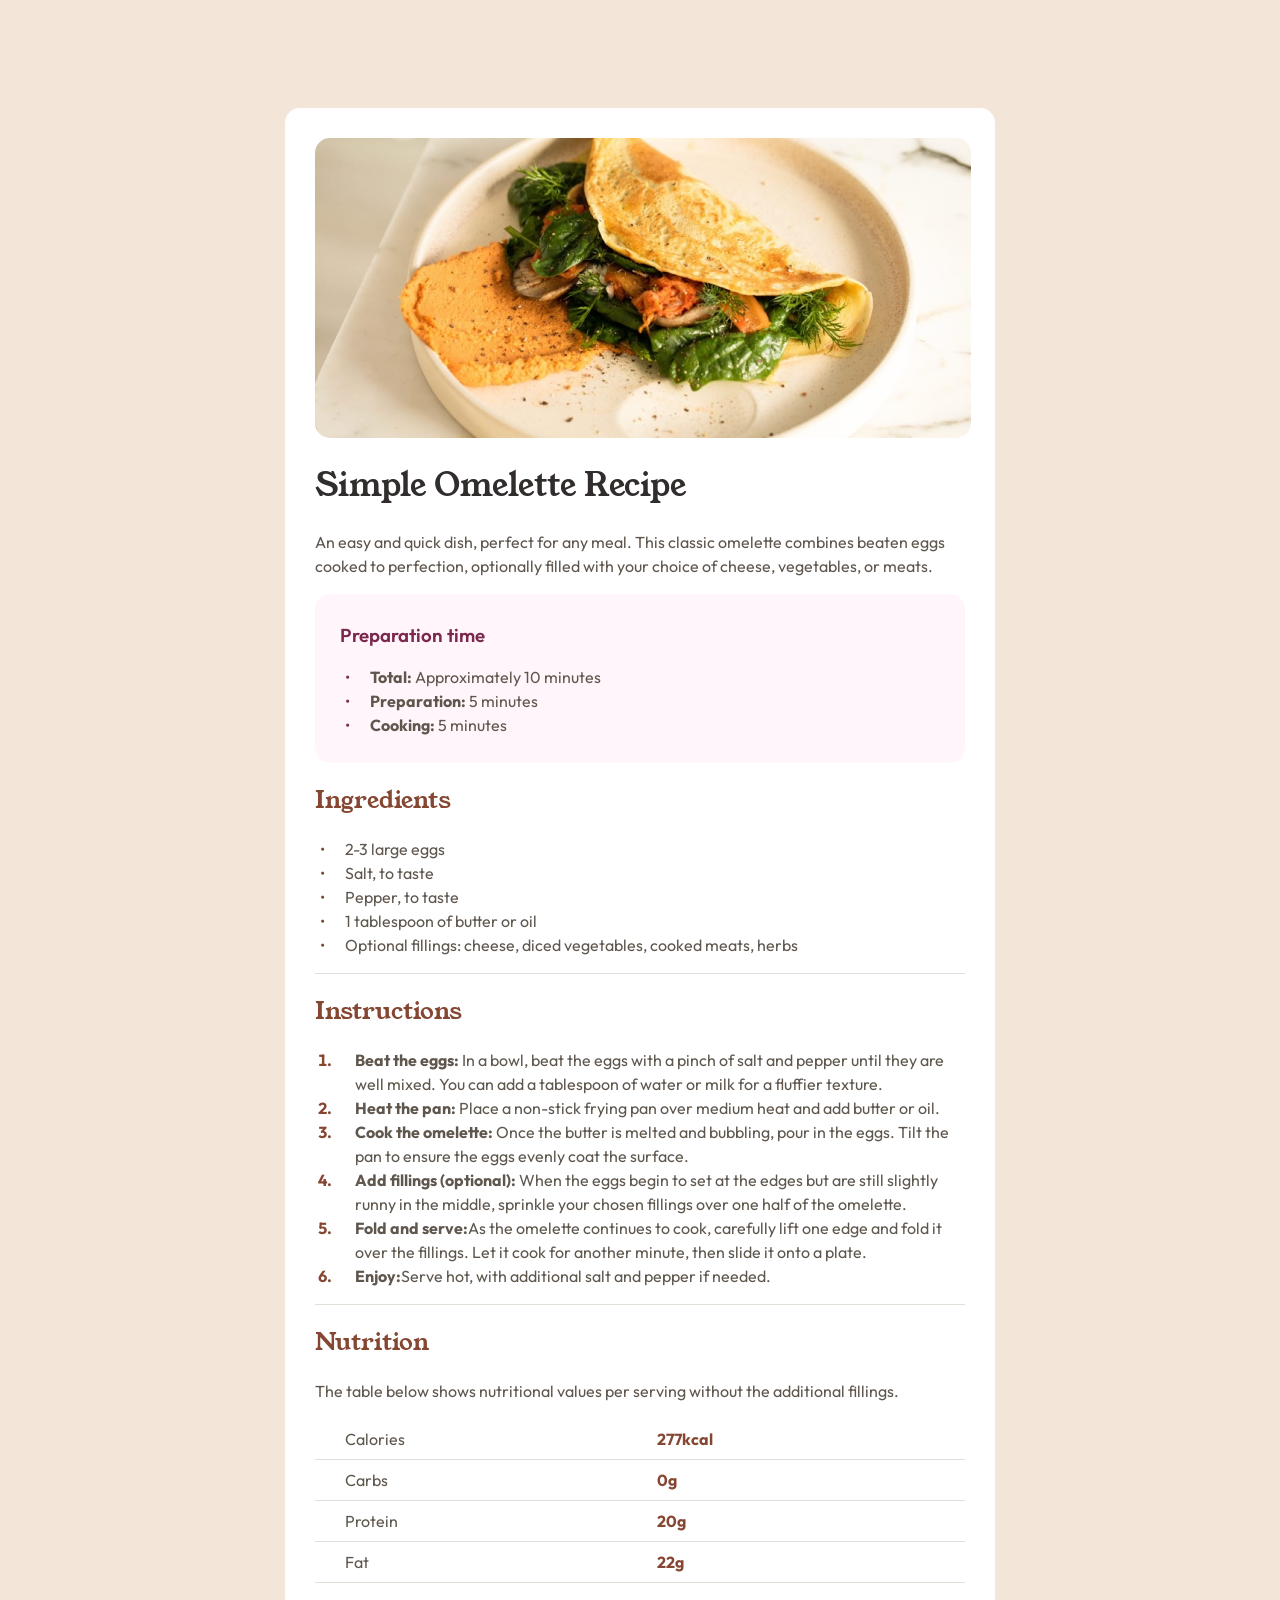
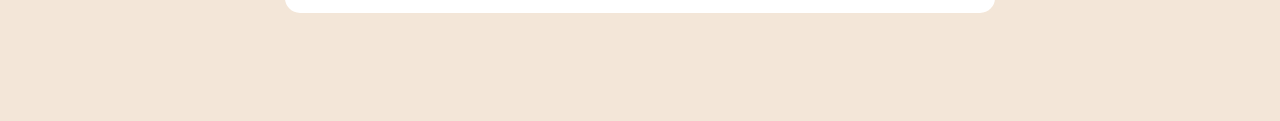
<file: index.html>
<!DOCTYPE html>
<html>
    <head>
        <title>Recipe Page</title>
        <link href="https://fonts.google.com/specimen/Young+Serif" rel="stylesheet">
        <link rel="stylesheet" href="recipepage.css">
    </head>
    <body>
    <main>
            <img src="image-omelette.jpeg" alt="Omelette">
            <h1>Simple Omelette Recipe</h1>
            <p>An easy and quick dish, perfect for any meal. This classic omelette combines beaten eggs cooked to perfection, optionally filled with your choice of cheese, vegetables, or meats.</p>
    <section>
        <h3>Preparation time</h3>
        <ul class="list1">
            <li> <b>Total:</b> Approximately 10 minutes</li>
            <li> <b>Preparation:</b> 5 minutes</li>
            <li> <b>Cooking:</b> 5 minutes</li>
        </ul>
    </section>
        <h2>Ingredients</h2>
        <ul class="list2">
            <li>2-3 large eggs</li>
            <li>Salt, to taste</li>
            <li>Pepper, to taste</li>
            <li>1 tablespoon of butter or oil</li>
            <li>Optional fillings: cheese, diced vegetables, cooked meats, herbs</li>
        </ul>
        <hr>

        <h2>Instructions</h2>
        <ol class="list3">
            <li><b>Beat the eggs:</b> In a bowl, beat the eggs with a pinch of salt and pepper until they are well mixed. You can add a tablespoon of water or milk for a fluffier texture.</li>
            <li><b>Heat the pan:</b> Place a non-stick frying pan over medium heat and add butter or oil.</li>
            <li><b>Cook the omelette:</b> Once the butter is melted and bubbling, pour in the eggs. Tilt the pan to ensure the eggs evenly coat the surface.</li>
            <li><b>Add fillings (optional):</b> When the eggs begin to set at the edges but are still slightly runny in the middle, sprinkle your chosen fillings over one half of the omelette.</li>
            <li><b>Fold and serve:</b>As the omelette continues to cook, carefully lift one edge and fold it over the fillings. Let it cook for another minute, then slide it onto a plate.</li>
            <li><b>Enjoy:</b>Serve hot, with additional salt and pepper if needed.</li>
        </ol>
        <hr>

        <h2>Nutrition</h2>
        <p>The table below shows nutritional values per serving without the additional fillings.</p>
        <table>
            <tr>
                <td>Calories</td>
                <th>277kcal</th>
            </tr>
            <tr>
                <td>Carbs</td>
                <th>0g</th>
            </tr>
            <tr>
                <td>Protein</td>
                <th>20g</th>
            </tr>
            <tr>
                <td>Fat</td>
                <th>22g</th>
            </tr>
        </table>


    </main>
    </body>
</html>
</file>
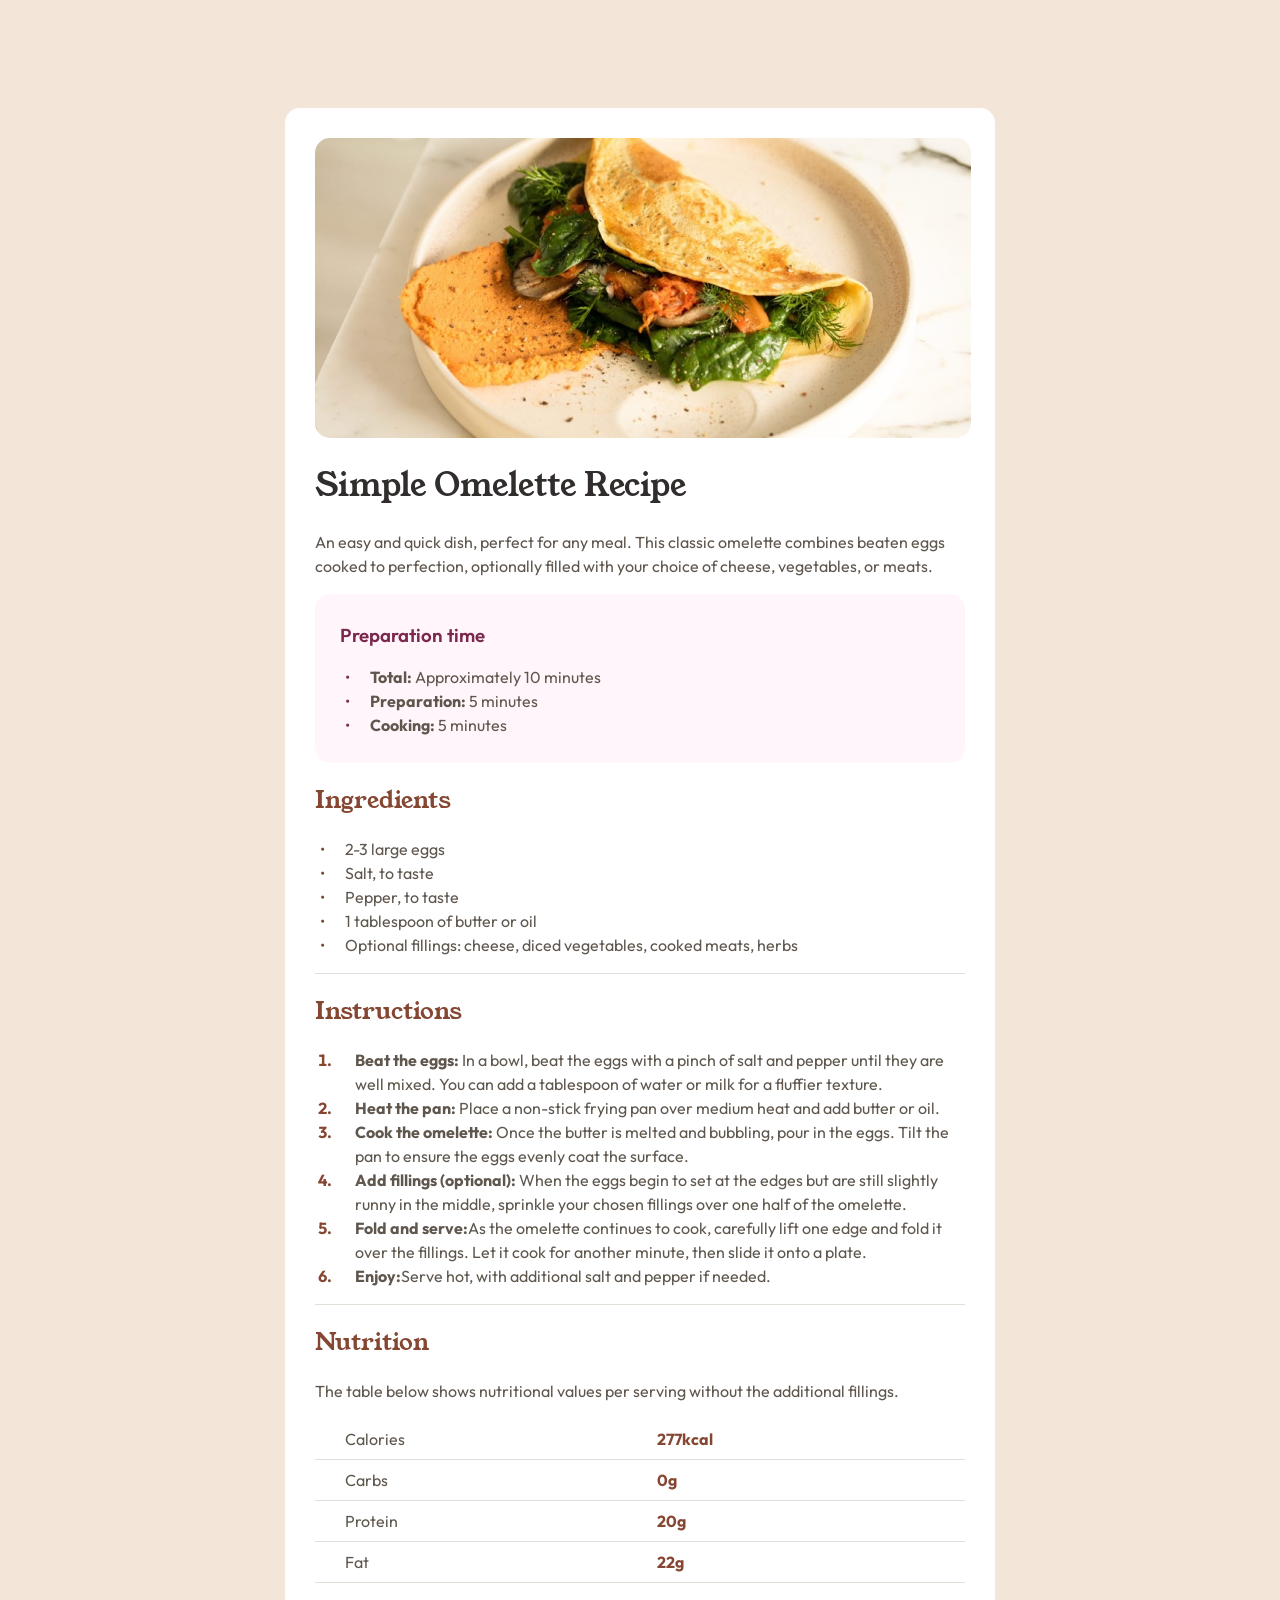
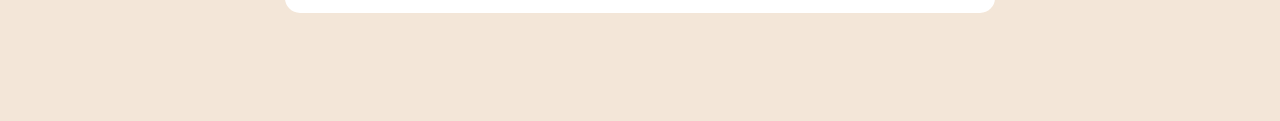
<file: recipepage.html>
<!DOCTYPE html>
<html>
    <head>
        <title>Recipe Page</title>
        <link href="https://fonts.google.com/specimen/Young+Serif" rel="stylesheet">
        <link rel="stylesheet" href="recipepage.css">
    </head>
    <body>
    <main>
            <img src="image-omelette.jpeg" alt="Omelette">
            <h1>Simple Omelette Recipe</h1>
            <p>An easy and quick dish, perfect for any meal. This classic omelette combines beaten eggs cooked to perfection, optionally filled with your choice of cheese, vegetables, or meats.</p>
    <section>
        <h3>Preparation time</h3>
        <ul class="list1">
            <li> <b>Total:</b> Approximately 10 minutes</li>
            <li> <b>Preparation:</b> 5 minutes</li>
            <li> <b>Cooking:</b> 5 minutes</li>
        </ul>
    </section>
        <h2>Ingredients</h2>
        <ul class="list2">
            <li>2-3 large eggs</li>
            <li>Salt, to taste</li>
            <li>Pepper, to taste</li>
            <li>1 tablespoon of butter or oil</li>
            <li>Optional fillings: cheese, diced vegetables, cooked meats, herbs</li>
        </ul>
        <hr>

        <h2>Instructions</h2>
        <ol class="list3">
            <li><b>Beat the eggs:</b> In a bowl, beat the eggs with a pinch of salt and pepper until they are well mixed. You can add a tablespoon of water or milk for a fluffier texture.</li>
            <li><b>Heat the pan:</b> Place a non-stick frying pan over medium heat and add butter or oil.</li>
            <li><b>Cook the omelette:</b> Once the butter is melted and bubbling, pour in the eggs. Tilt the pan to ensure the eggs evenly coat the surface.</li>
            <li><b>Add fillings (optional):</b> When the eggs begin to set at the edges but are still slightly runny in the middle, sprinkle your chosen fillings over one half of the omelette.</li>
            <li><b>Fold and serve:</b>As the omelette continues to cook, carefully lift one edge and fold it over the fillings. Let it cook for another minute, then slide it onto a plate.</li>
            <li><b>Enjoy:</b>Serve hot, with additional salt and pepper if needed.</li>
        </ol>
        <hr>

        <h2>Nutrition</h2>
        <p>The table below shows nutritional values per serving without the additional fillings.</p>
        <table>
            <tr>
                <td>Calories</td>
                <th>277kcal</th>
            </tr>
            <tr>
                <td>Carbs</td>
                <th>0g</th>
            </tr>
            <tr>
                <td>Protein</td>
                <th>20g</th>
            </tr>
            <tr>
                <td>Fat</td>
                <th>22g</th>
            </tr>
        </table>


    </main>
    </body>
</html>
</file>
<file: recipepage.css>
@import url('https://fonts.googleapis.com/css2?family=Outfit:wght@400;600;700&family=Young+Serif&display=swap');

body {
    background-color: hsl(30, 54%, 90%);
    padding: 100px;
}

main {
    background-color: hsl(0, 0%, 100%);
    border-radius: 15px;
    width: 650px;
    padding: 30px ;
    margin: auto;
}

img {
    border-radius: 15px;
    height: 300px;
    margin: auto;
}
h1 {
    color: hsl(24, 5%, 18%);
    font-family: 'Young Serif', serif;
    font-weight: 400;
}
p {
    color : hsl(30, 10%, 34%);
    font-size: 16px;
    font-family: 'Outfit', sans-serif;
    line-height: 1.5;
}
section {
    background-color: hsl(330, 100%, 98%);
    border-radius: 15px;
    padding-left: 25px;
    padding-top: 10px;
    padding-bottom: 10px;
}

h3 {
    color: hsl(332, 51%, 32%);
    font-family: 'Outfit', sans-serif;
    font-weight: 600;
 }

 hr {
    border: 0;               
    border-top: 1px solid hsl(30, 18%, 87%); 
 }

ul {
    list-style-position: outside;
    list-style-type: "•";
    padding-left: 10px;
    line-height: 1.5;
}

.list1 li::marker {
    color: hsl(332, 51%, 32%);
}

.list2 li::marker {
    color: hsl(14, 45%, 36%);
}

.list3 li::marker {
    color: hsl(14, 45%, 36%);
    font-weight: 700;
}

li { 
    color : hsl(30, 10%, 34%);
    padding-left: 20px;
    font-size: 16px;
    font-family: 'Outfit', sans-serif;
}
h2 {
    color: hsl(14, 45%, 36%);
    font-family: 'Young Serif', serif;
    font-weight: 400;
}
ol {
    padding-left: 20px;
    line-height: 1.5;
    line-break: normal;
}
table {
    width: 100%;
    font-family: 'Outfit';
    border-collapse: collapse;
    
}
td, th {
    border-bottom: 1px solid hsl(30, 18%, 87%);
}
td {
    color : hsl(30, 10%, 34%);
    padding: 10px;
    padding-left: 30px;
    text-align: left;
}
th {
  color: hsl(14, 45%, 36%);
  padding: 10px;
  padding-right: 30px;
  text-align: left;
}
</file>
